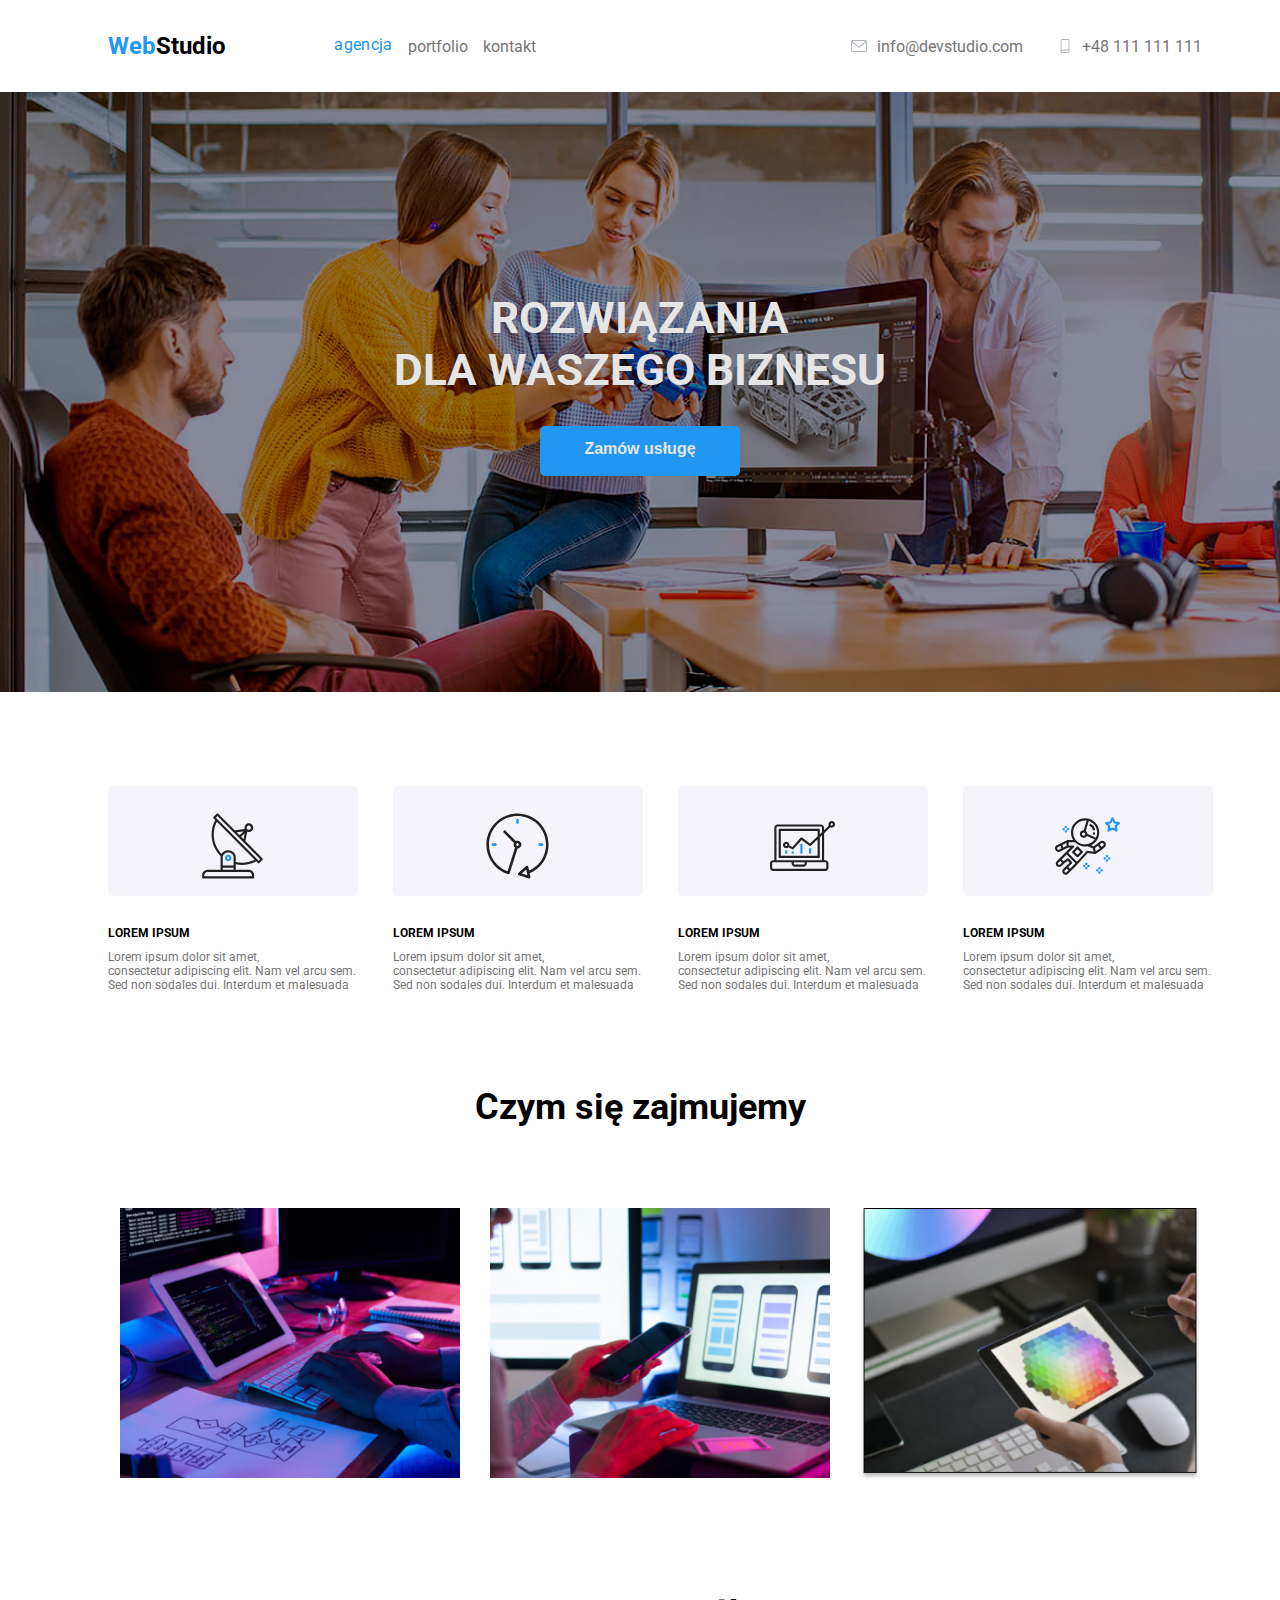
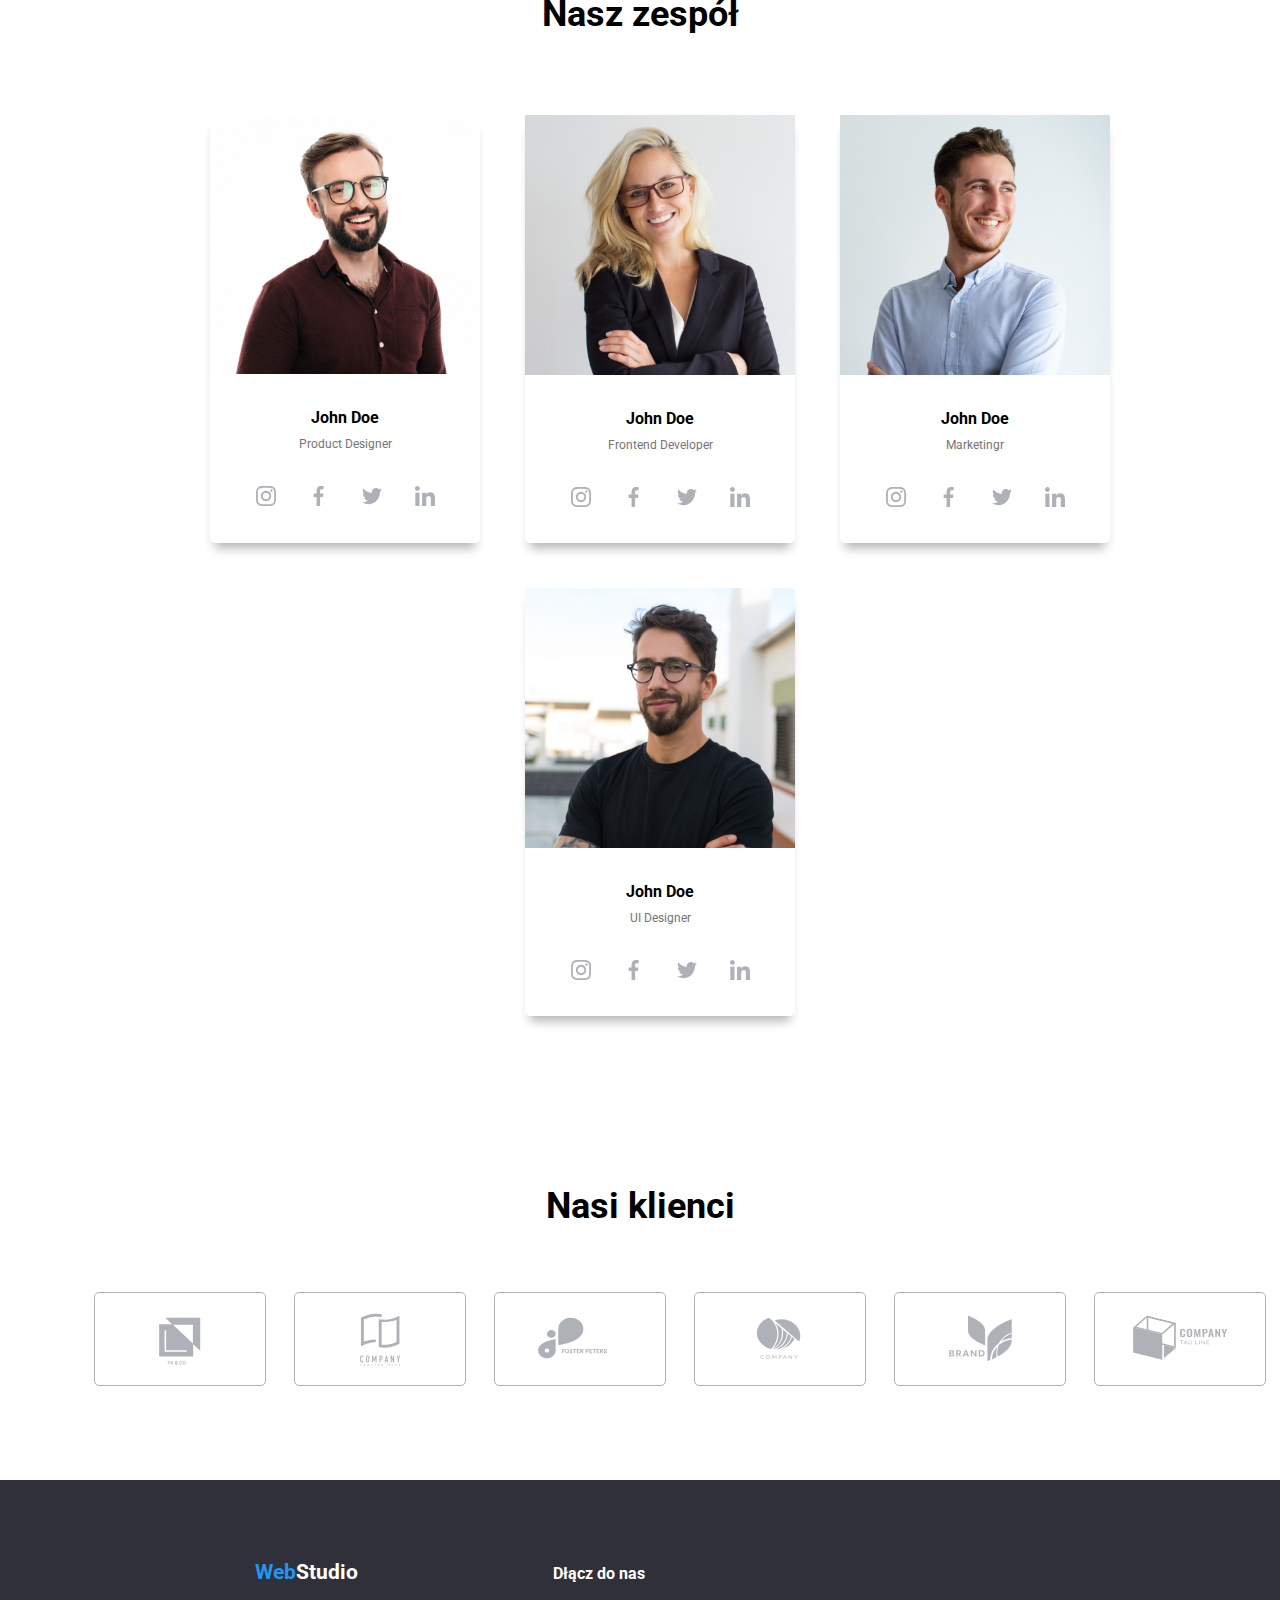
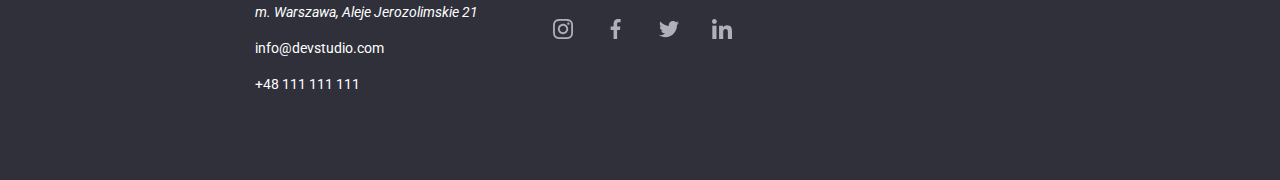
<file: index.html>
<!DOCTYPE html>
<html lang="pl">
<head>
    <meta charset="UTF-8">
    <meta http-equiv="X-UA-Compatible" content="IE=edge">
    <meta name="viewport" content="width=device-width, initial-scale=1.0">
    <title>WebStudio</title>

    <link href="./css/styles.css" rel="stylesheet"/>

    <link rel="preconnect" href="https://fonts.googleapis.com">
    <link rel="preconnect" href="https://fonts.gstatic.com" crossorigin>
    <link href="https://fonts.googleapis.com/css2?family=Raleway:wght@700&family=Roboto:wght@400;500;700;900&display=swap" 
          rel="stylesheet">  

</head>

<body>

    <header class="container">

        <div class="link">
        <nav>
            <ul class="nav-list-index">
    
            <li><a href="./index.html"><span class="web-text"><span class="web-color">Web</span>Studio</span></a></li>
            <li><a href="./index.html" class="header-navigation-active">agencja</a></li>
            <li><a href="./portfolio.html" >portfolio</a></li>
            <li><a href="kontakt" >kontakt</a></li>
    
            </ul>
        </nav>

        <div class="link-contact">
    
        <ul class="nav-list-index">
    
        <li class="link-contact-nav">
            <span class="link-contact-nav-1">
                <svg class="envelope" width="16" height="20">
                    <use href="./svg/symbol-defs.svg#envelope2"></use>
                </svg>
                <a href="mailto:info@devstudio.com">info@devstudio.com</a>
            </span>
        </li>
        <li class="link-contact-nav">
            <span class="link-contact-nav-1">
                <svg class="phone" width="14" height="16">
                    <use href="./svg/symbol-defs.svg#phone"></use>
                </svg>
            <a href="tel:+48111111111">+48 111 111 111</a>
            </span>
        </li>
    
        </ul>

        </div>
        </div>


    </header>


        <section class="container container-1">
        <div class="container-2">

        <h1 class="heading"><span class="text">ROZWIĄZANIA<br>DLA WASZEGO BIZNESU</span></h1>
        <button type="button" class="btn-main" data-modal-open><span class="btn-main-text">Zamów usługę</span></button>

        </div>

        </section>


        <div class="backdrop is-hidden" data-modal>
            <div class="modal"> 
                <button type="button" class="close-btn" data-modal-close>X</button>

            </div>

            <script src="./js/modal.js"></script>


        </div>



        <section class="container">

        <ul class="text-index">

        <li>
            <div class="text-index-element">

                <div class="attribute">
                    <svg class="attribute-1" width="65" height="70">
                        <use href="./svg/symbol-defs.svg#Naszeatuty1"></use>
                    </svg>
                </div>
                
                <h3 class="paragraf">LOREM IPSUM</h3>
                <p>
                    Lorem ipsum dolor sit amet,<br>consectetur adipiscing elit. 
                    Nam vel arcu sem. <br>Sed non sodales dui. Interdum et malesuada
                </p>
            </div>
        </li>

        <li>
            <div class="text-index-element">
                <div class="attribute">  
                    <svg class="attribute-1" width="65" height="70">
                        <use href="./svg/symbol-defs.svg#naszeatrybuty2"></use>
                    </svg>                     
                </div>
                <h3 class="paragraf">LOREM IPSUM</h3>
                <p>
                    Lorem ipsum dolor sit amet,<br>consectetur adipiscing elit. 
                    Nam vel arcu sem. <br>Sed non sodales dui. Interdum et malesuada
                </p>
            </div>
        </li>

        <li>
            <div class="text-index-element">
                <div class="attribute">   
                    <svg class="attribute-1" width="65" height="70">
                        <use href="./svg/symbol-defs.svg#naszeatrybuty3"></use>
                    </svg>  
                </div>
                <h3 class="paragraf">LOREM IPSUM</h3>
                <p>
                    Lorem ipsum dolor sit amet,<br>consectetur adipiscing elit. 
                    Nam vel arcu sem. <br>Sed non sodales dui. Interdum et malesuada
                </p>
            </div>
        </li>

        <li>
            <div class="text-index-element">
                <div class="attribute">
                    <svg class="attribute-1" width="65" height="70">
                        <use href="./svg/symbol-defs.svg#naszeatrybuty4"></use>
                    </svg>  
                </div>
                <h3 class="paragraf">LOREM IPSUM</h3>
                <p>
                    Lorem ipsum dolor sit amet,<br>consectetur adipiscing elit. 
                    Nam vel arcu sem. <br>Sed non sodales dui. Interdum et malesuada
                </p>
            </div>
        </li>

        </ul>

        </section>

        <section class="container employee-list-container">

           <h2 class="heading-2">Czym się zajmujemy</h2>

        <ul class="we-do-list">

            <li class="we-do-list-card"><img src="./images/1.jpg" alt="zdjęcie rąk na klawiaturze" width="340"></li>
            <li class="we-do-list-card"><img src="./images/2.jpg" alt="praca przy komputerze" width="340"></li>
            <li class="we-do-list-card"><img src="./images/3.jpg" alt="praca na teblecie graficznym" width="340"></li>

        </ul>

        </section>

    <section class="container employee-list-container">
        
        <h2 class="heading-2">Nasz zespół</h2>

        <ul class="employee-list">

            <li class="employee-card">
                <div>
                <img src="./images/4.jpg" alt="Product Designer" width="270">
                <div class="employee-list-text">
                <h3 class="employee-name">John Doe</h3>
                <p>Product Designer</p>

                <div class="social-media">
                    <div class="circle">
                        <svg class="icon" width="20" height="20">
                            <use href="./svg/symbol-defs.svg#instagram"></use>
                        </svg>

                    </div>
                    <div class="circle">
                        <svg class="icon" width="20" height="20">
                            <use href="./svg/symbol-defs.svg#fb"></use>
                        </svg>
                    </div>
                    <div class="circle">
                        <svg class="icon" width="20" height="20">
                            <use href="./svg/symbol-defs.svg#twitter"></use>
                        </svg>
                    </div>
                    <div class="circle">
                        <svg class="icon" width="20" height="20">
                            <use href="./svg/symbol-defs.svg#linkedin"></use>
                        </svg>
                    </div>
                </div>

            </li>

            <li class="employee-card">
                <div>
                    <img src="./images/5.jpg" alt="Frontend Developer" width="270">
                    <div class="employee-list-text">
                    <h3 class="employee-name">John Doe</h3>
                    <p>Frontend Developer</p>

                    <div class="social-media">
                        <div class="circle">
                            <svg class="icon" width="20" height="20">
                                <use href="./svg/symbol-defs.svg#instagram"></use>
                            </svg>
    
                        </div>
                        <div class="circle">
                            <svg class="icon" width="20" height="20">
                                <use href="./svg/symbol-defs.svg#fb"></use>
                            </svg>
                        </div>
                        <div class="circle">
                            <svg class="icon" width="20" height="20">
                                <use href="./svg/symbol-defs.svg#twitter"></use>
                            </svg>
                        </div>
                        <div class="circle">
                            <svg class="icon" width="20" height="20">
                                <use href="./svg/symbol-defs.svg#linkedin"></use>
                            </svg>
                        </div>
                    </div>
            </li>

            <li class="employee-card">
                <div>
                    <img src="./images/6.jpg" alt="Marketing" width="270">
                    <div class="employee-list-text">
                    <h3  class="employee-name">John Doe</h3>
                    <p>Marketingr</p>

                    <div class="social-media">
                        <div class="circle">
                            <svg class="icon" width="20" height="20">
                                <use href="./svg/symbol-defs.svg#instagram"></use>
                            </svg>
    
                        </div>
                        <div class="circle">
                            <svg class="icon" width="20" height="20">
                                <use href="./svg/symbol-defs.svg#fb"></use>
                            </svg>
                        </div>
                        <div class="circle">
                            <svg class="icon" width="20" height="20">
                                <use href="./svg/symbol-defs.svg#twitter"></use>
                            </svg>
                        </div>
                        <div class="circle">
                            <svg class="icon" width="20" height="20">
                                <use href="./svg/symbol-defs.svg#linkedin"></use>
                            </svg>
                        </div>
                    </div>

            </li>

            <li class="employee-card">
                <div>
                    <img src="./images/7.jpg" alt="UI Designer" width="270">
                    <div class="employee-list-text">
                    <h3  class="employee-name">John Doe</h3>
                    <p>UI Designer</p>

                    <div class="social-media">
                        <div class="circle">
                            <svg class="icon" width="20" height="20">
                                <use href="./svg/symbol-defs.svg#instagram"></use>
                            </svg>
    
                        </div>
                        <div class="circle">
                            <svg class="icon" width="20" height="20" fill="#AFB1B8">
                                <use href="./svg/symbol-defs.svg#fb"></use>
                            </svg>
                        </div>
                        <div class="circle">
                            <svg class="icon" width="20" height="20">
                                <use href="./svg/symbol-defs.svg#twitter"></use>
                            </svg>
                        </div>
                        <div class="circle">
                            <svg class="icon" width="20" height="20">
                                <use href="./svg/symbol-defs.svg#linkedin"></use>
                            </svg>
                        </div>
                    </div>
            </li>
        </ul>
    </section>



    <section class="container section">

       
            <h2 class="heading-3">Nasi klienci</h2>

            <ul class="customers">
                <li class="customer-box">
                    <svg class="customer" width="170" height="92">
                            <use href="./svg/symbol-defs.svg#Client1"></use>
                        </svg>
                </li>

                <li class="customer-box">
                        <svg class="customer" width="170" height="92">
                            <use href="./svg/symbol-defs.svg#Client2"></use>
                        </svg>
                </li>

                <li class="customer-box"> 
                        <svg class="customer" width="170" height="92">
                            <use href="./svg/symbol-defs.svg#Client3"></use>
                        </svg>
                    </div>
                </li>

                <li class="customer-box">
                        <svg class="customer" width="170" height="92">
                            <use href="./svg/symbol-defs.svg#Client4"></use>
                        </svg>
                </li>

                <li class="customer-box">
                        <svg class="customer" width="170" height="92">
                            <use href="./svg/symbol-defs.svg#Client5"></use>
                        </svg>
                </li>

                <li class="customer-box">
                        <svg class="customer" width="170" height="92">
                            <use href="./svg/symbol-defs.svg#Client6"></use>
                        </svg>
                </li>

            </ul>

    </section>

    <footer class="container footer">

        <section class="footer-page">

        <ul class="footer-page-2">
            <li class="footer-element">
                <h2><span class="footer-web-color">Web</span>Studio</h2>
            </li>

            <li class="footer-element">
                <address>m. Warszawa, Aleje Jerozolimskie 21</address>
            </li>

            <li class="footer-element">
                <a class="footer-link" href="mailto:info@devstudio.com">info@devstudio.com</a>
            </li>

            <li class="footer-element">
                <a class="footer-link" href="tel:+48111111111"> +48 111 111 111 </a>
            </li>
        </ul>

        <ul class="footer-page-1">

            <li>
            <h2>
                <span class="join-us">Dłącz do nas</span>
            </h2>
            </li>

            <li>
                <div class="social-media">
                    <div class="circle">
                        <svg class="icon" width="20" height="20">
                            <use href="./svg/symbol-defs.svg#instagram"></use>
                        </svg>

                    </div>
                    <div class="circle">
                        <svg class="icon" width="20" height="20">
                            <use href="./svg/symbol-defs.svg#fb"></use>
                        </svg>
                    </div>
                    <div class="circle">
                        <svg class="icon" width="20" height="20">
                            <use href="./svg/symbol-defs.svg#twitter"></use>
                        </svg>
                    </div>
                    <div class="circle">
                        <svg class="icon" width="20" height="20">
                            <use href="./svg/symbol-defs.svg#linkedin"></use>
                        </svg>
                    </div>
                </div>
            </li>
        
       </ul>

    </section>

        

    </footer>


</body>
</html>
</file>
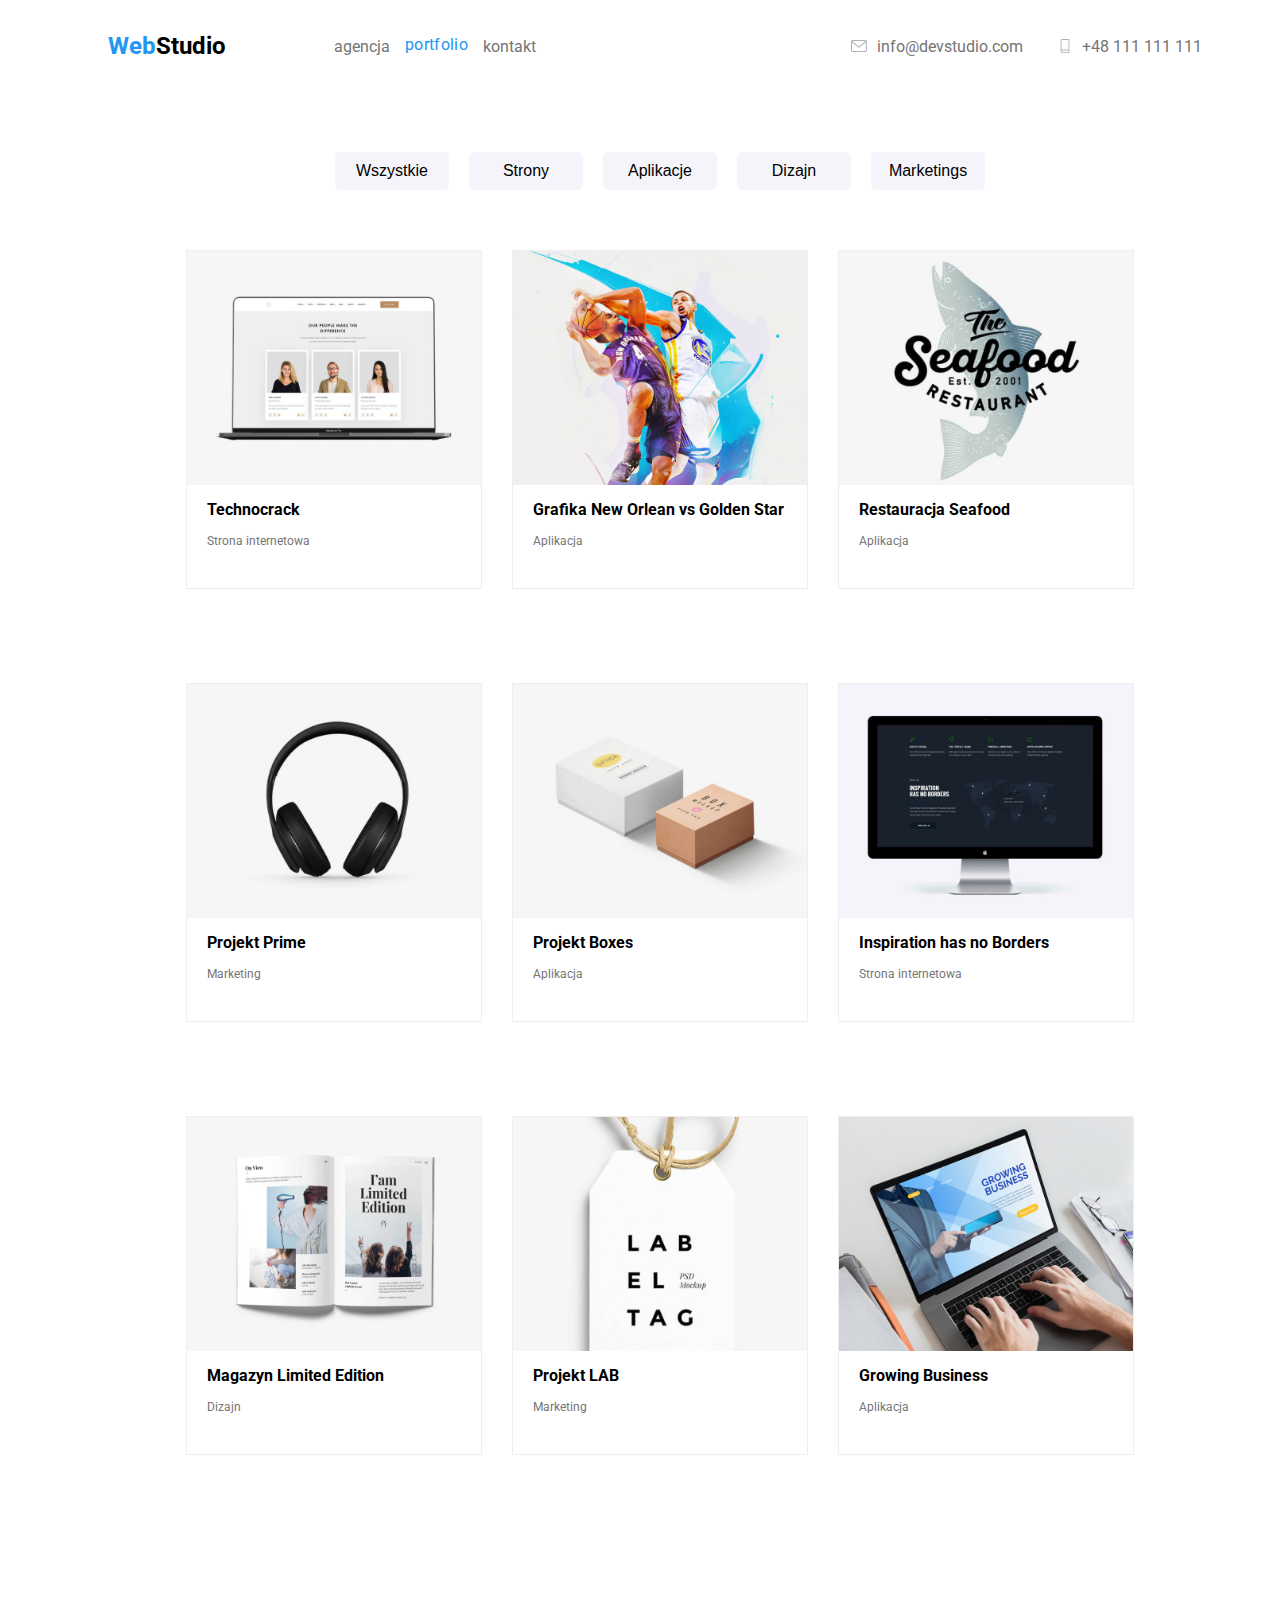
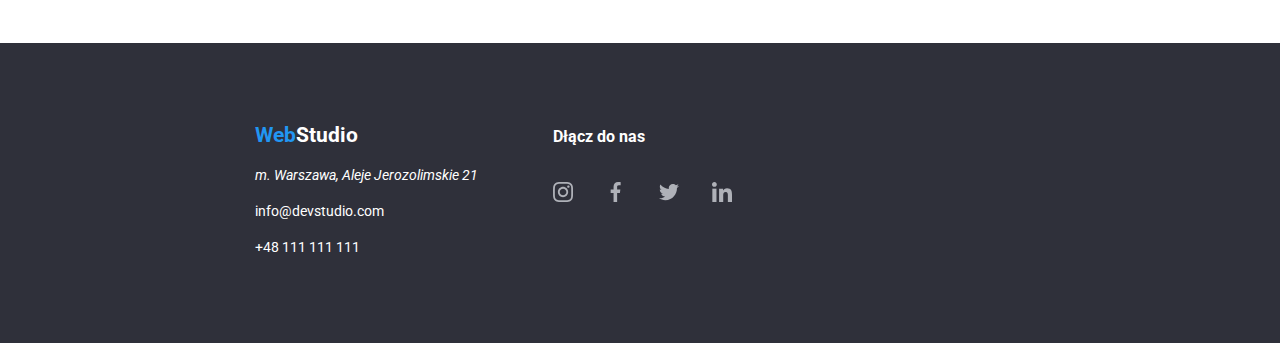
<file: portfolio.html>
<!DOCTYPE html>
<html lang="pl">
<head>
    <meta charset="UTF-8">
    <meta http-equiv="X-UA-Compatible" content="IE=edge">
    <meta name="viewport" content="width=device-width, initial-scale=1.0">
    <title>portfolio</title>

    <link href="./css/styles.css" rel="stylesheet"/>

    <link rel="preconnect" href="https://fonts.googleapis.com">
    <link rel="preconnect" href="https://fonts.gstatic.com" crossorigin>
    <link href="https://fonts.googleapis.com/css2?family=Raleway:wght@700&family=Roboto:wght@400;500;700;900&display=swap" 
          rel="stylesheet"> 
</head>
<body>

    <header class="container">

        <div class="link">
        <nav>
            <ul class="nav-list-index">
    
            <li><a href="./index.html"><span class="web-text"><span class="web-color">Web</span>Studio</span></a></li>
            <li><a href="./index.html">agencja</a></li>
            <li><a href="./portfolio.html" class="header-navigation-active">portfolio</a></li>
            <li><a href="kontakt">kontakt</a></li>
    
            </ul>
        </nav>

        <div class="link-contact">
    
        <ul class="nav-list-index">
    
        <li class="link-contact-nav">
            <span class="link-contact-nav-1">
                <svg class="envelope" width="16" height="20">
                    <use href="./svg/symbol-defs.svg#envelope2"></use>
                </svg>
                <a href="mailto:info@devstudio.com">info@devstudio.com</a>
            </span>
        </li>
        <li class="link-contact-nav">
            <span class="link-contact-nav-1">
                <svg class="phone" width="14" height="16">
                    <use href="./svg/symbol-defs.svg#phone"></use>
                </svg>
            <a href="tel:+48111111111">+48 111 111 111</a>
            </span>
        </li>
    
        </ul>

        </div>
        </div>


    </header>

    <main>

    <section class="container">

        <ul class="portfolio-buttons">

        <li class="button-element"><button type="button" class="schedule-body" >Wszystkie</button></li>
        <li class="button-element"><button type="button" class="schedule-body">Strony</button></li>
        <li class="button-element"><button type="button" class="schedule-body">Aplikacje</button></li>
        <li class="button-element"><button type="button" class="schedule-body">Dizajn</button></li>
        <li class="button-element"><button type="button" class="schedule-body">Marketings</button></li>

        </ul>

    </section>

    </main>

    <section class="container section">


        <ul class="img-portfolio-list">

        <li class="img-portfolio-card">

            <div class="box">
                <img src="./images/stronainternetowa.jpg" alt="laptop z otwartą stroną internetową" width="294">
              <div class="overlay">
                <p> Technocrack jest popularną <br>
                    platformą wykorzystywaną <br> 
                    do rozpowszechniania koronawirusa.<br> 
                    Firmy wykorzystują tę platformę <br> 
                    do celów szpiegowskich i ataków <br>
                    na niezabezpieczone serwery <br>
                    konkurencji.
                </p>
              </div>
              
            </div>
            <div >
              <h2 class="text-portfolio-card">Technocrack</h2>
              <p class="div-text">Strona internetowa</p>
            </div>

        </li>








        <li class="img-portfolio-card">

            <div class="box">
                <img src="./images/dizajn.jpg" alt="grafika z koszykarzami" width="294">
              <div class="overlay">
                <p> Technocrack jest popularną <br>
                    platformą wykorzystywaną <br> 
                    do rozpowszechniania koronawirusa.<br> 
                    Firmy wykorzystują tę platformę <br> 
                    do celów szpiegowskich i ataków <br>
                    na niezabezpieczone serwery <br>
                    konkurencji.
                </p>
              </div>
              
            </div>
            <div >
              <h2 class="text-portfolio-card"> Grafika New Orlean vs Golden Star</h2>
              <p class="div-text">Aplikacja</p>
            </div>

        </li>




 


        <li class="img-portfolio-card">

            <div class="box">
                <img src="./images/aplikacja.jpg" alt="aplikacja seafood" width="294" >
              <div class="overlay">
                <p> Technocrack jest popularną <br>
                    platformą wykorzystywaną <br> 
                    do rozpowszechniania koronawirusa.<br> 
                    Firmy wykorzystują tę platformę <br> 
                    do celów szpiegowskich i ataków <br>
                    na niezabezpieczone serwery <br>
                    konkurencji.
                </p>
              </div>
              
            </div>
            <div>
              <h2 class="text-portfolio-card">Restauracja Seafood</h2>
              <p class="div-text">Aplikacja</p>
            </div>

        </li>





        <li class="img-portfolio-card">

            <div class="box">
                <img src="./images/marketing.jpg" alt="słuchawki do słuchania muzyki" width="294">
              <div class="overlay">
                <p> Technocrack jest popularną <br>
                    platformą wykorzystywaną <br> 
                    do rozpowszechniania koronawirusa.<br> 
                    Firmy wykorzystują tę platformę <br> 
                    do celów szpiegowskich i ataków <br>
                    na niezabezpieczone serwery <br>
                    konkurencji.
                </p>
              </div>
              
            </div>
            <div>
              <h2 class="text-portfolio-card">Projekt Prime</h2>
              <p class="div-text">Marketing</p>
            </div>

        </li>



        <li class="img-portfolio-card">

            <div class="box">
                <img src="./images/aplikacja2.jpg" alt="kartonowe opakowania" width="294">
              <div class="overlay">
                <p> Technocrack jest popularną <br>
                    platformą wykorzystywaną <br> 
                    do rozpowszechniania koronawirusa.<br> 
                    Firmy wykorzystują tę platformę <br> 
                    do celów szpiegowskich i ataków <br>
                    na niezabezpieczone serwery <br>
                    konkurencji.
                </p>
              </div>
              
            </div>
            <div>
                <h2 class="text-portfolio-card">Projekt Boxes</h2>
                <p class="div-text">Aplikacja</p>
                </div>

        </li>




        <li class="img-portfolio-card">

            <div class="box">
                <img src="./images/stronainternetowa1.jpg" alt="monitor" width="294">
              <div class="overlay">
                <p> Technocrack jest popularną <br>
                    platformą wykorzystywaną <br> 
                    do rozpowszechniania koronawirusa.<br> 
                    Firmy wykorzystują tę platformę <br> 
                    do celów szpiegowskich i ataków <br>
                    na niezabezpieczone serwery <br>
                    konkurencji.
                </p>
              </div>
              
            </div>
            <div>
                <h2 class="text-portfolio-card">Inspiration has no Borders</h2>
                <p class="div-text">Strona internetowa</p>
                </div>

        </li>



        <li class="img-portfolio-card">

            <div class="box">
                <img src="./images/dizajn2.jpg" alt="czasopismo" width="294">
              <div class="overlay">
                <p> Technocrack jest popularną <br>
                    platformą wykorzystywaną <br> 
                    do rozpowszechniania koronawirusa.<br> 
                    Firmy wykorzystują tę platformę <br> 
                    do celów szpiegowskich i ataków <br>
                    na niezabezpieczone serwery <br>
                    konkurencji.
                </p>
              </div>
              
            </div>
            <div>
                <h2 class="text-portfolio-card">Magazyn Limited Edition</h2>
                <p class="div-text">Dizajn</p>
                </div>

        </li>



        <li class="img-portfolio-card">

            <div class="box">
                <img src="./images/marketing2.jpg" alt="metka od ubrania" width="294">
              <div class="overlay">
                <p> Technocrack jest popularną <br>
                    platformą wykorzystywaną <br> 
                    do rozpowszechniania koronawirusa.<br> 
                    Firmy wykorzystują tę platformę <br> 
                    do celów szpiegowskich i ataków <br>
                    na niezabezpieczone serwery <br>
                    konkurencji.
                </p>
              </div>
              
            </div>
            <div>
                <h2 class="text-portfolio-card">Projekt LAB</h2>
                <p class="div-text">Marketing</p>
                </div>

        </li>



        <li class="img-portfolio-card">

            <div class="box">
                <img src="./images/aplikacja3.jpg" alt="laptop" width="294">
              <div class="overlay">
                <p> Technocrack jest popularną <br>
                    platformą wykorzystywaną <br> 
                    do rozpowszechniania koronawirusa.<br> 
                    Firmy wykorzystują tę platformę <br> 
                    do celów szpiegowskich i ataków <br>
                    na niezabezpieczone serwery <br>
                    konkurencji.
                </p>
              </div>
              
            </div>
            <div>
                <h2 class="text-portfolio-card">Growing Business</h2>
                <p class="div-text">Aplikacja</p>
                </div>

        </li>

        </ul>

    
    </section>

    <footer class="container footer">

        <section class="footer-page">

        <ul class="footer-page-2">
            <li class="footer-element">
                <h2><span class="footer-web-color">Web</span>Studio</h2>
            </li>

            <li class="footer-element">
                <address>m. Warszawa, Aleje Jerozolimskie 21</address>
            </li>

            <li class="footer-element">
                <a class="footer-link" href="mailto:info@devstudio.com">info@devstudio.com</a>
            </li>

            <li class="footer-element">
                <a class="footer-link" href="tel:+48111111111"> +48 111 111 111 </a>
            </li>
        </ul>

        <ul class="footer-page-1">

            <li>
            <h2>
                <span class="join-us">Dłącz do nas</span>
            </h2>
            </li>

            <li>
                <div class="social-media">
                    <div class="circle">
                        <svg class="icon" width="20" height="20">
                            <use href="./svg/symbol-defs.svg#instagram"></use>
                        </svg>

                    </div>
                    <div class="circle">
                        <svg class="icon" width="20" height="20">
                            <use href="./svg/symbol-defs.svg#fb"></use>
                        </svg>
                    </div>
                    <div class="circle">
                        <svg class="icon" width="20" height="20">
                            <use href="./svg/symbol-defs.svg#twitter"></use>
                        </svg>
                    </div>
                    <div class="circle">
                        <svg class="icon" width="20" height="20">
                            <use href="./svg/symbol-defs.svg#linkedin"></use>
                        </svg>
                    </div>
                </div>
            </li>
        
       </ul>

    </section>

        

    </footer>
    
</body>
</html>
</file>
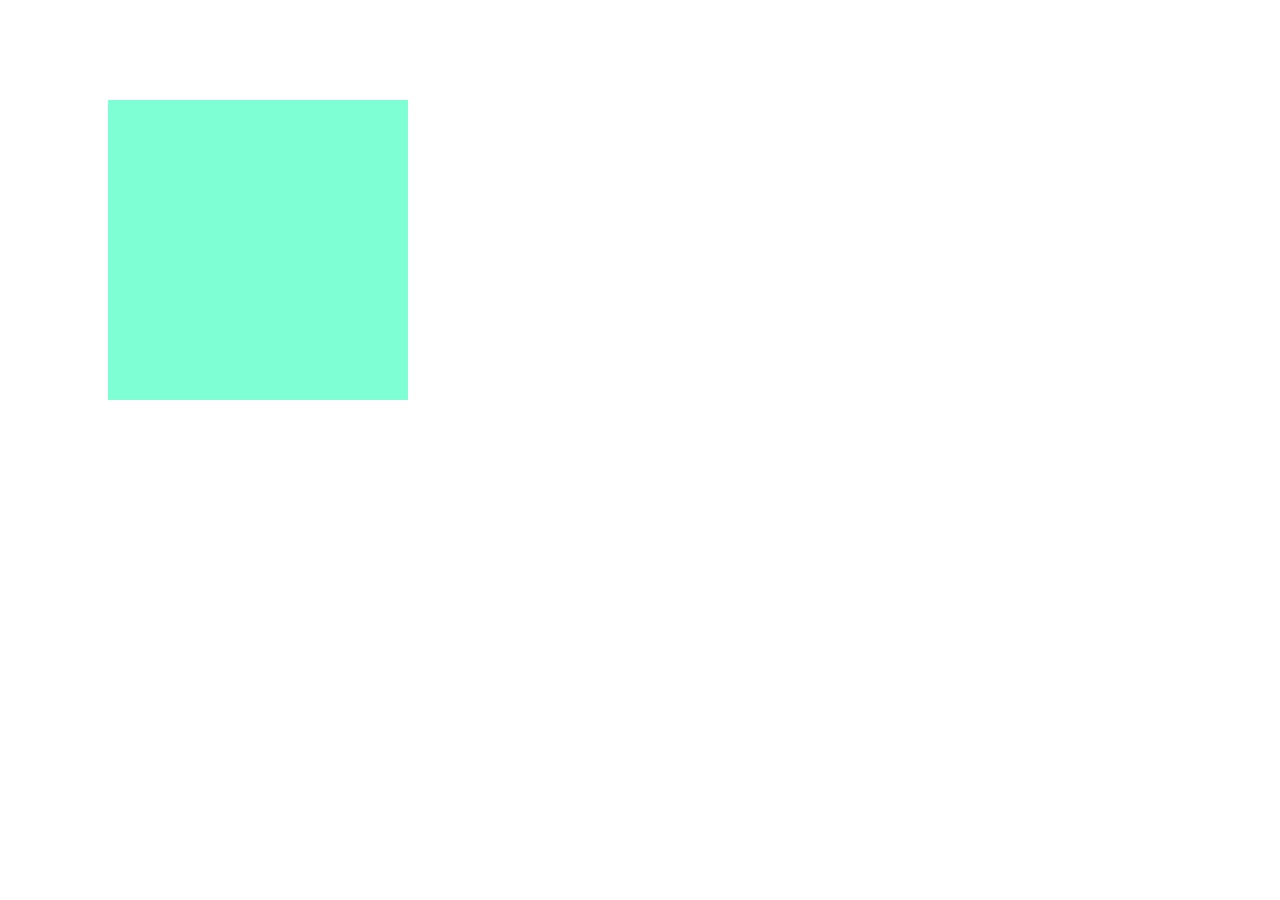
<file: test.html>
<!DOCTYPE html>
<html lang="en">
<head>
    <meta charset="UTF-8">
    <meta http-equiv="X-UA-Compatible" content="IE=edge">
    <meta name="viewport" content="width=device-width, initial-scale=1.0">
    <title>Document</title>
</head>
<body>
    <style>


.box { 
    margin: 100px;
    width: 300px;
    height: 300px;
    background-color: aquamarine;
    position: relative;
    overflow: hidden;
}

.overlay {
    position: absolute;
    top: 0;
    left: 0;
    height: 100%;
    width: 100%;
    background-color: bisque;
    opacity: 90%;
    transform: translateY(100%);
    transition: transform 250ms;
}

.box:hover .overlay {
    transform: translateY(0);
}
    </style>



<div class="box">
<div class="overlay">
    <p>
        la la la la la la lalalalla lalalallala lalalalla
        lalalallala lalalallala lalallalala lalallalala
        lalalla lallalalal lalallala lallalala lallalalal
    </p>
</div>


</div>




</body>
</html>
</file>
<file: css/styles.css>
body {
    
    font-family: 'Roboto', sans-serif;
    background-color: #ffff;
}

* {
    margin: 0;
}

ul { 
    list-style: none;
}

.section {
    padding-bottom: 94px;
}


.container {
    width: 1200px;
    margin: 0 auto;
    display: flex;
    gap: 15px;
    flex-direction: column;
    background-color: #fff;
}

a {
    text-decoration: none;
    color: #757575;
}

a:hover {
    color: #2196F3;
}

p {
    font-size: 12px;
    color: #757575;
}

/* index style */




.header-navigation-active {
        letter-spacing: 0.02em;
        color: var(--blue);
        transition: 250ms color var(--transition);
        color: #2196F3;
}

.header-navigation-active::after {
    background-color: #2196F3;
    content: "";
    display: block;
    width: 100%;
    height: 4px;
    bottom: -33px;
    bottom: 0;
    left: 0;
    background-color: var(--blue);
    transform: translateY(28px);
    border-radius: 2px;
    pointer-events: none;

}








.link-contact-nav {
    display: flex;
    flex-wrap: wrap;
    margin: auto;
    align-items: center;
}

.link-contact-nav:hover {
    fill: #2196F3;
}




.link-contact-nav-1 {
    padding-left: 10px;
    padding-right: 10px;
    align-items: center;
    display: inline-flex;
}

.link-contact-nav-1:hover svg { fill: #2196F3} 


.nav-list-index {
    align-items: center;
    display: flex;
    gap: 15px;
    flex-wrap: wrap;
    justify-content: center;   
}

.envelope {
    padding-right: 10px;
    fill: #AFB1B8;
}

.envelope:hover {
    fill: #2196F3;
}

.phone {
    padding-right: 10px;
    fill: #AFB1B8;
}

.phone:hover {
    fill:#2196F3;
}


.web-text {
    margin-right: 93px;
    font-weight: bold;
    font-size: 24px;
    color: black;
}

.web-text:hover {
    color: #2196F3;
}

.web-color {
    color: #2196F3;
}

.web-color:hover {
    color: black;
}

.link-contact {
    padding-left: 250px;
}

.link {
    font-size: 16px;
    align-items: center;
    margin-top: 32px;
    margin-bottom: 32px;
    display: flex;
    gap: 15px;
    flex-wrap: wrap;
    justify-content: center;
}



.text-index {
    margin-top: 94px;
    font-size: 14px;
    display: flex;
    flex-wrap: wrap;
    justify-content: center;
    width: auto;
    gap: 15px;
}


.image-index {
    height: auto;
    width: auto;
}


.paragraf {
    font-size: 12px;
    font-weight: bold;
    padding-top: 30px;
    padding-bottom: 10px;
    
}

.text-index-element {
    width: auto;
    display: block;
    padding-left: 10px;
    padding-right: 10px;

}

.attribute {
    width: 250px;
    height: 110px;
    background-color: #F5F4FA;
    border-radius: 5px;
    justify-content: center;
    display: flex;
    flex-wrap: wrap;
}

.attribute-1 {
    padding-top: 25px;
}


.container-1 {
    height: 600px;
    width: auto;
    background-image: url(../images/zdjęciewtle.jpg);
    background-size: cover;
}


.social-media {
    justify-content: space-evenly;
}



.circle {
    padding: 10px;
    margin-top: 20px;
    display: inline-flex;
    width: 30px;
    height: 30px;
    border-radius: 50%;
    justify-content: center;
    align-items: center;
    background-color: none;
}

.circle:hover svg { fill: #fff }


.container-2 {
    height: 600px;
    width: auto;
}



.circle:hover {
    background-color: #2196F3;
    fill: #fff;
    cursor: pointer;
}


.heading {
    margin-top: 200px;
    margin-bottom: 30px;
    font-size: 44px;
    text-align: center;
}


.text {
    color: #E5E5E5;
    text-align: center;
}

.heading-2 {
    margin-bottom: 50px;
    font-size: 36px;
    text-align: center;
    width: auto;
}


.btn-main {
    margin: auto;
    display: flex;
    flex-wrap: wrap;
    justify-content: center;
    background-color: #2196F3;
    width: 200px;
    height: 50px;
    border: none;
    border-radius: 5px;
}


.btn-main:hover {
    width: 200px;
    height: 50px;
    background-color: white;
    transition: ease-out 0,5s;
    cursor: pointer;
    color: #2F303A;
}


.backdrop {
    position: fixed;
    left: 0;
    top: 0;
    width: 100%;
    height: 100%;
    background-color:  rgba(0, 0, 0, 0,5);
}

.modal {
    position: relative;
    top: 50%;
    left: 50%;
    width: 528px;
    min-height: 581px;
    transform: translate(-50%, -50%);
    background-color: #fff;
}

.close-btn {
    position: absolute;
    top: 8px;
    right: 8px;
    width: 30px;
    height: 30px;
    background-color: #fff;
    border: 1px solid rgba(0, 0, 0, 0.1);
    border-radius: 50%;
    cursor: pointer;
}

.is-hidden {
    opacity: 0;
    visibility: hidden;
    pointer-events: none;
}








.btn-main .btn-main-text:hover {
    color: #2F303A;
    transition: ease-out 0,5s;
}

.btn-main-text {
    color:#E5E5E5;
    margin-top: 13px;
    font-weight: bold;
    font-size: 16px;
    text-align: center;
}


.we-do-list {
    display: flex;
    flex-wrap: wrap;
    justify-content: center;
}

.we-do-list-card {
    padding: 15px;
}



.we-do {
    margin: auto;
    display: flex;
    flex-wrap: wrap;
    gap: 15px;
}

.employee-list-container {
    background-color: #fff;
    padding-top: 94px;
    width: auto;
}

.employee-list {
    margin-bottom: 60px;
    justify-content: center;
    display: flex;
    gap: 15px;
    flex-wrap: wrap;
}

.employee-card {
    width: 270px;
    height: 428px;
    border-radius: 5px;
    box-shadow: 0 10px 10px -5px rgba(0, 0, 0, 0.3);
    margin: 15px;
}

.employee-list-text {
    margin-top: 30px;
    display: block;
    text-align: center;
    font-size: 14px;
}

.employee-name {
    padding-bottom: 10px;
}



.customers {
    width: 100%;
    display: flex;
    flex-wrap: wrap;
    margin: auto;
    margin-top: 50px;
    justify-content: space-around;
}


.customer-box {
    display: flex;
    flex-wrap: wrap;
    width: 170px;
    height: 92px;
    border: 1px solid;
    border-color: #AFB1B8;
    border-radius: 5px;
}


.customer-box:hover svg { fill: #2196F3} 

.customer-box:hover {
    border-color: #2196F3;
}


.customer  {
    fill: #AFB1B8;
}

.customer:hover {
    cursor: pointer;
    fill: #2196F3;
}




.box2 {
    width: 170px;
    height: 92px;
    border: 1px solid;
    border-color: #AFB1B8;
    border-radius: 5px;
}

.heading-3 {
    font-size: 36px;
    text-align: center;
    width: auto;
    margin-top: 94px;
}




.icon {
    fill: #AFB1B8;
}

.icon:hover {
    fill: #fff;
}

.footer {
    height: 300px;
    width: auto; 
    background-color: #2F303A;
}

.footer-page-1 {
    color: #fff;
    margin-top: 20px;
    margin-left: 20px;

}

.footer-page-2 {
    color: #fff;
    
}


.footer-page {
    margin-top: 60px;
    font-size: 14px;
    display: flex;
    flex-wrap: wrap;
    margin-left: 215px;

}



.footer-web-color {
    color: #2196F3;
}


.footer-link {
    color: #fff;
}

.join-us {
    padding: 15px;
    font-size: 16px;
    color: #fff;
}



/* portfolio style */









.portfolio-buttons {

    display: flex;
    flex-wrap: wrap;
    justify-content: center;
    margin-top: 50px;
    margin-bottom: 50px;

}

.button-element {
    padding: 10px;
}


.schedule-body {
    display: inline;
    width: 114px;
    height: 38px;
    flex-direction: row;
    text-align: center;
    background-color: #F5F4FA;
    font-size: 16px; 
    border: none;
    border-radius: 5px;
}

.schedule-body:focus {
    color: #2196F3;
}

.schedule-body:hover {
    width: 121px;
    height: 38px;
    cursor: pointer;
    background-color: #2196F3;
    border: none;
    color: white;
    text-align: center;
    text-decoration: none;
    display: inline-block;
    border-radius: 5px;
    font-size: 16px; 
    transition: 250ms cubic-bezier(0.4, 0, 0.2, 1);
    box-shadow: 0px 2px 1px -1px rgba(0, 0, 0, 0.2),
    0px 1px 1px 0px rgba(0, 0, 0, 0.14), 0px 1px 3px 0px rgba(0, 0, 0, 0.12);
}






  .box {
    overflow: hidden;
    position: relative;
    width: 294px;
    height: 234px;
    margin-left: auto;
    margin-right: auto;
    background-color: #bdbdbd;
}

.overlay {
    position: absolute;
    top: 0;
    left: 0;
    width: 100%;
    height: 100%;
    background-color: #2196F3;
    opacity: 90%;
    transform: translateY(100%);
    transition: transform 250ms;
    

}

.overlay > p {
    color: #fff;
    font-size: 16px;
    padding-left: 24px;
    padding-top: 50px;
}

.box:hover .overlay {
  transform: translateY(0);
  
}






.img-portfolio-list {
    display: flex;
    flex-wrap: wrap;
    justify-content: center;
}

.img-portfolio-card {
    margin-left: 15px;
    margin-right: 15px;
    margin-bottom: 94px;
    padding-bottom: 40px;
    border: 1px solid;
    border-color: #EEEEEE;
}

.text-portfolio-card {
    margin-top: 15px;
    margin-left: 20px;
    font-size: 16px;
    margin-bottom: 15px;
}



.div-text {
    margin-left: 20px;
}


.img-portfolio-card:hover {
    box-shadow: 0px 2px 1px -1px rgba(0, 0, 0, 0.2),
    0px 1px 1px 0px rgba(0, 0, 0, 0.14), 0px 1px 3px 0px rgba(0, 0, 0, 0.12);
    transition: 250ms cubic-bezier(0.4, 0, 0.2, 1);
    cursor: pointer;
}

.footer-element {
   padding-top: 20px;
   
}
</file>
